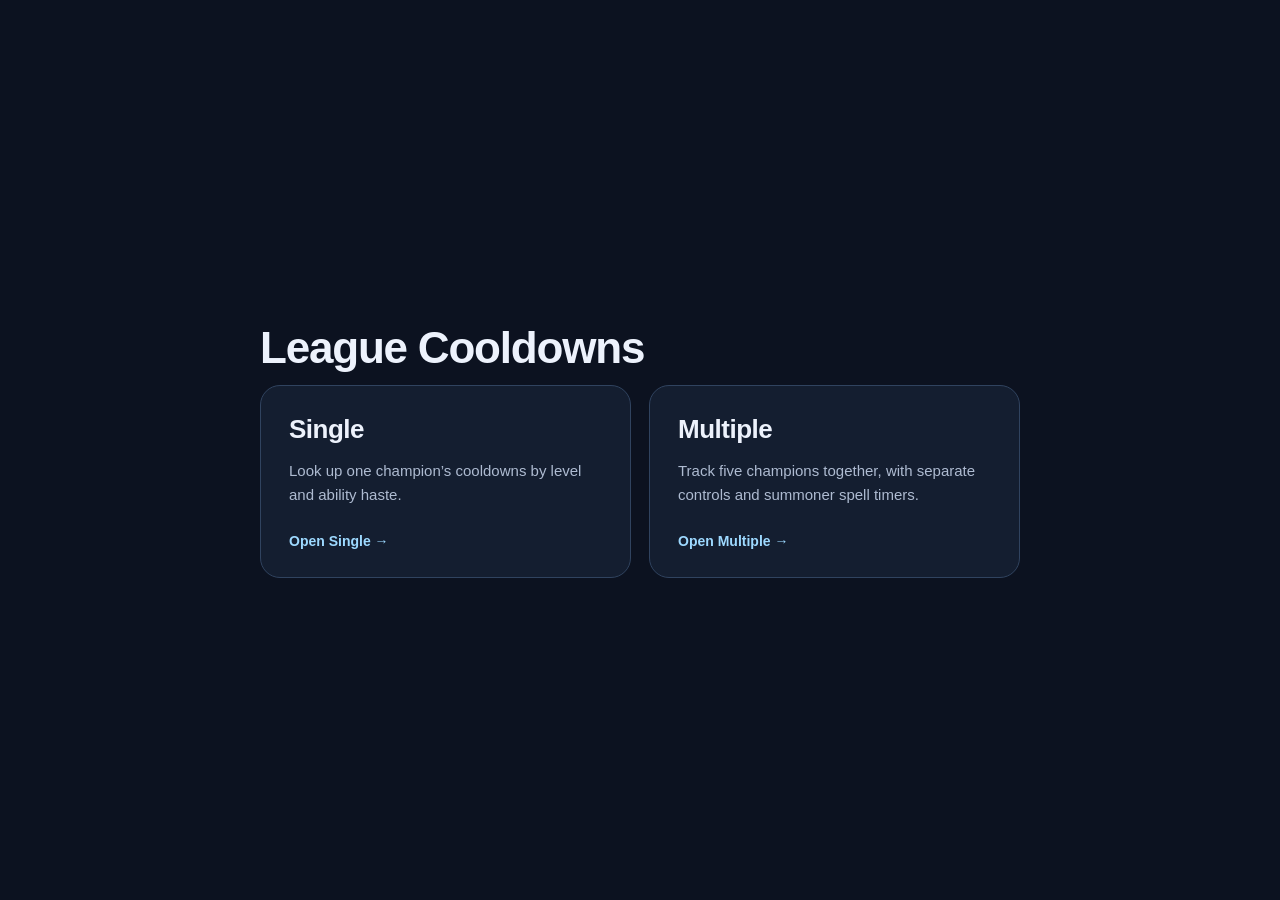
<file: index.html>
<!DOCTYPE html>
<html lang="en">
<head>
  <meta charset="UTF-8">
  <meta name="viewport" content="width=device-width, initial-scale=1">
  <title>League Cooldowns</title>

  <style>
    :root {
      color-scheme: dark;
      font-family: -apple-system, BlinkMacSystemFont, "Segoe UI", sans-serif;
      background: #0c1220;
      color: #edf2fc;
    }

    * {
      box-sizing: border-box;
    }

    body {
      margin: 0;
      min-height: 100vh;
      min-height: 100svh;
      display: grid;
      place-items: center;
      padding: 24px;
    }

    main {
      width: 100%;
      max-width: 760px;
    }

    h1 {
      margin: 0 0 12px;
      font-size: clamp(30px, 5vw, 44px);
      letter-spacing: -1.2px;
    }

    .intro {
      color: #aebbd1;
      line-height: 1.6;
      margin: 0 0 32px;
    }

    nav {
      display: grid;
      grid-template-columns: repeat(2, minmax(0, 1fr));
      gap: 18px;
    }

    .mode {
      display: flex;
      flex-direction: column;
      gap: 14px;
      padding: 28px;
      border: 1px solid #30435f;
      border-radius: 20px;
      background: #141e30;
      color: inherit;
      text-decoration: none;
    }

    .mode:focus-visible {
      outline: 3px solid #79c6ff;
      outline-offset: 5px;
    }

    .mode-title {
      font-size: 26px;
      font-weight: 650;
      letter-spacing: -0.5px;
    }

    .description {
      color: #aebbd1;
      line-height: 1.6;
      font-size: 15px;
    }

    .open {
      color: #9dd9ff;
      font-size: 14px;
      font-weight: 600;
      margin-top: auto;
      padding-top: 12px;
    }

    @media (hover: hover) {
      .mode:hover {
        background: #1c2b43;
        border-color: #79c6ff;
      }
    }

    @media (max-width: 520px) {
      nav {
        grid-template-columns: 1fr;
      }

      .mode {
        padding: 22px;
      }
    }
  </style>
</head>

<body>
  <main>
    <h1>League Cooldowns</h1>

    <nav aria-label="Calculator mode">
      <a class="mode" href="single.html">
        <span class="mode-title">Single</span>
        <span class="description">
          Look up one champion’s cooldowns by level and ability haste.
        </span>
        <span class="open">Open Single →</span>
      </a>

      <a class="mode" href="multiple.html">
        <span class="mode-title">Multiple</span>
        <span class="description">
          Track five champions together, with separate controls
          and summoner spell timers.
        </span>
        <span class="open">Open Multiple →</span>
      </a>
    </nav>
  </main>
</body>
</html>
</file>
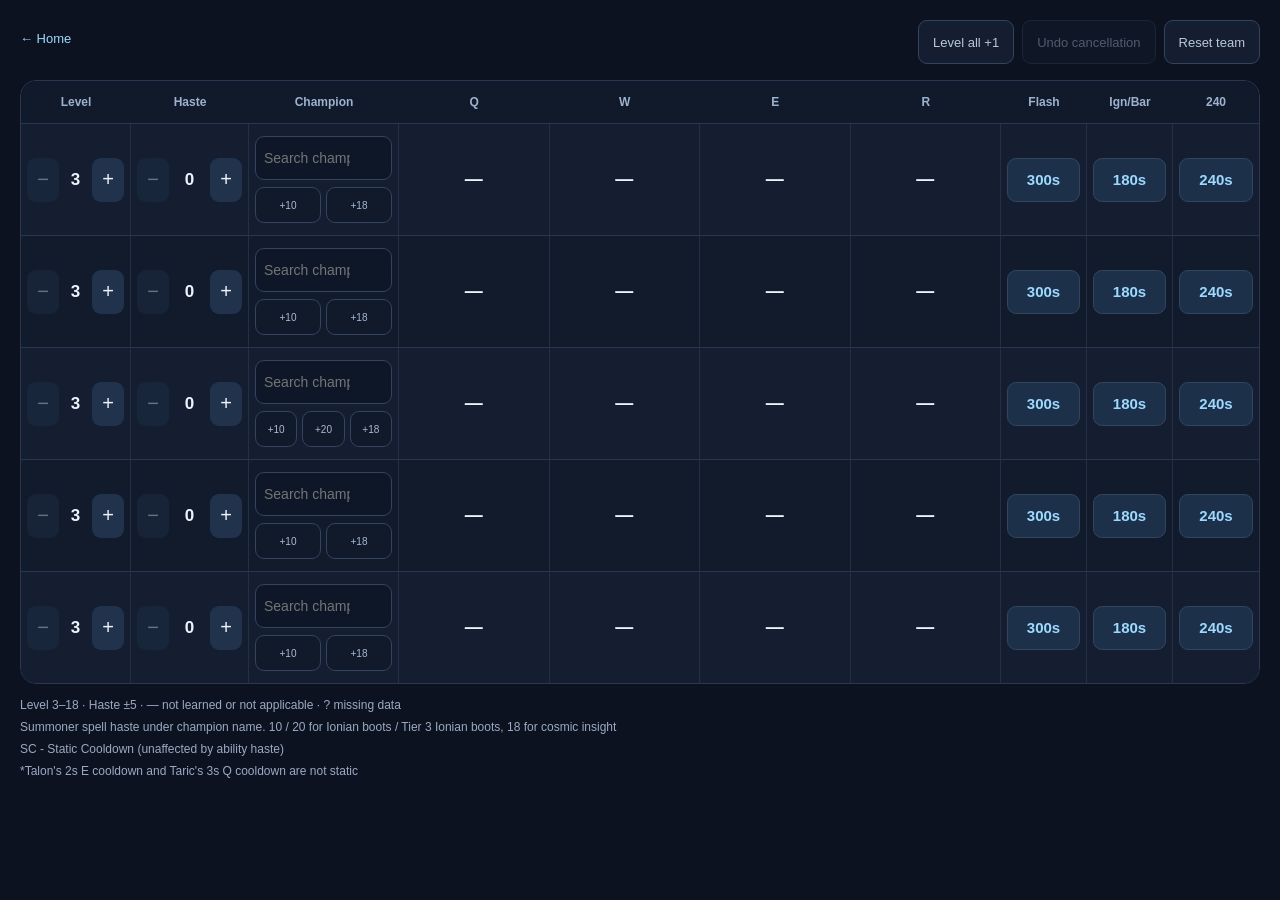
<file: multiple.html>
<!DOCTYPE html>
<html lang="en">
<head>
  <meta charset="UTF-8">
  <meta name="viewport" content="width=device-width, initial-scale=1">
  <title>Multiple Champion Cooldown Tracker</title>
  <link rel="stylesheet" href="multiple.css">
  <script src="multiple.js" defer></script>
</head>
<body>
  <main>
    <header class="toolbar">
      <div><a class="home-link" href="index.html">← Home</a></div>
      <div class="toolbar-actions" style="display: flex; flex-wrap: wrap; gap: 8px; justify-content: flex-end;">
        <button id="level-all" class="reset-button" type="button">Level all +1</button>
        <button id="undo-cancel" class="reset-button" type="button" disabled>Undo cancellation</button>
        <button id="reset-team" class="reset-button" type="button">Reset team</button>
      </div>
    </header>
    <p id="status" role="status">Loading champions…</p>
    <div class="table-scroll" tabindex="0" role="region" aria-label="Enemy team cooldowns; scroll sideways on narrow screens">
      <table>
        <thead><tr>
          <th scope="col">Level</th><th scope="col">Haste</th><th scope="col">Champion</th>
          <th scope="col">Q</th><th scope="col">W</th><th scope="col">E</th><th scope="col">R</th>
          <th scope="col">Flash</th><th scope="col">Ign/Bar</th><th scope="col">240</th>
        </tr></thead>
        <tbody id="team"></tbody>
      </table>
    </div>
    <datalist id="champion-options"></datalist>
    <p class="legend">Level 3–18 · Haste ±5 · — not learned or not applicable · ? missing data</p>
    <p class="legend">
      Summoner spell haste under champion name.
      10 / 20 for Ionian boots / Tier 3 Ionian boots,
      18 for cosmic insight
    </p>
    <p class="legend">SC - Static Cooldown (unaffected by ability haste)</p>
    <p class="legend">*Talon's 2s E cooldown and Taric's 3s Q cooldown are not static</p>
  </main>
</body>
</html>
</file>
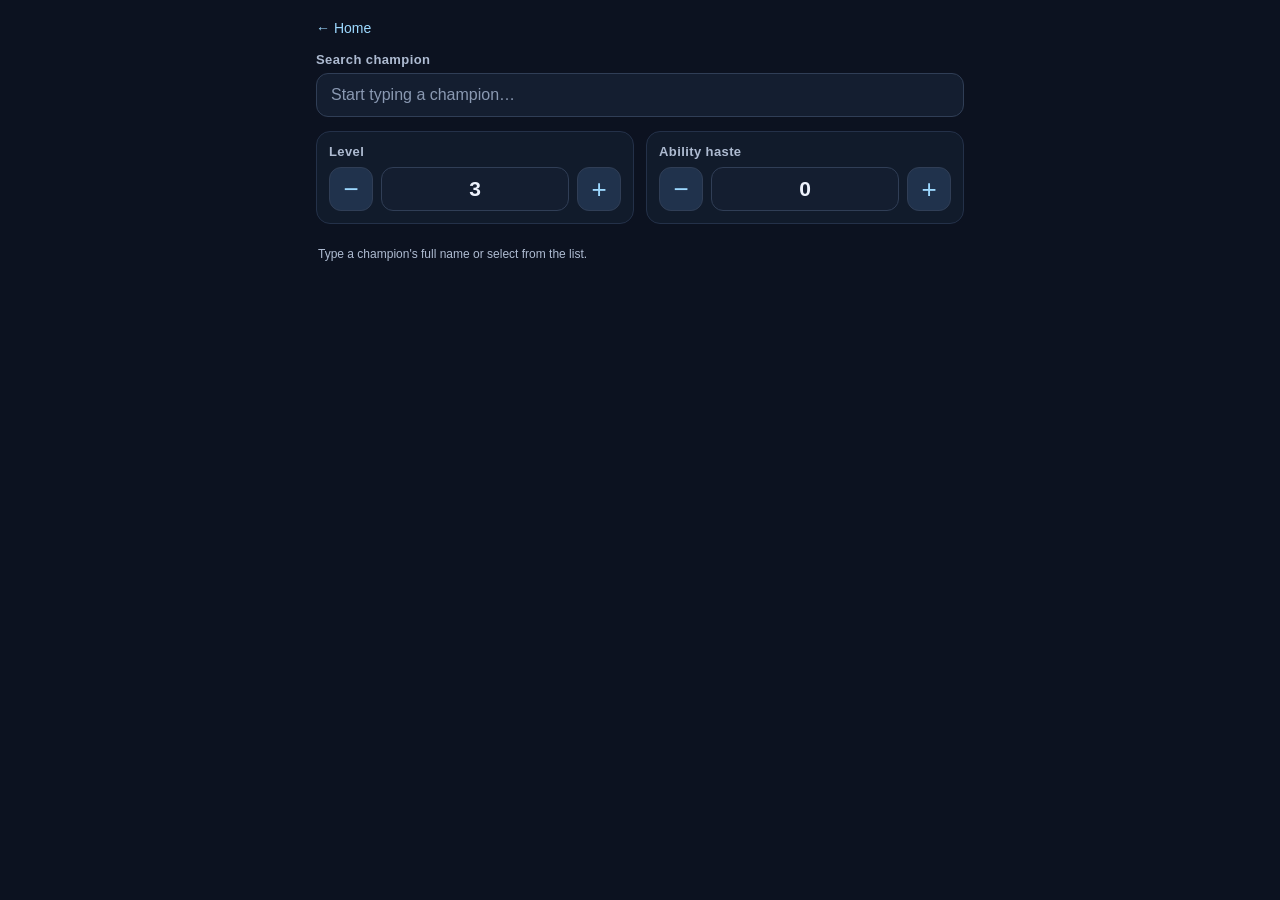
<file: single.html>
<!DOCTYPE html>
<html lang="en">
<head>
  <meta charset="UTF-8">
  <meta name="viewport" content="width=device-width, initial-scale=1">
  <title>League Cooldowns</title>
  <link rel="stylesheet" href="style.css">
  <script src="app.js" defer></script>
</head>
<body>
<a href="index.html" style="
  display: inline-block;
  margin-bottom: 16px;
  color: #9dd9ff;
  text-decoration: none;
  font-size: 14px;
">← Home</a>
  <p>
    <label for="champion">Search champion</label>
    <input
      id="champion"
      type="search"
      list="champion-options"
      placeholder="Start typing a champion…"
      autocomplete="off"
    >
    <datalist id="champion-options"></datalist>
  </p>

  <div>
    <label for="level">Level</label>
    <button type="button" id="level-minus" aria-label="Decrease level">−</button>
    <input id="level" type="number" min="3" max="18" value="3">
    <button type="button" id="level-plus" aria-label="Increase level">+</button>
  </div>

  <div>
    <label for="haste">Ability haste</label>
    <button type="button" id="haste-minus" aria-label="Decrease haste by 5">−</button>
    <input id="haste" type="number" min="0" value="0" step="any">
    <button type="button" id="haste-plus" aria-label="Increase haste by 5">+</button>
  </div>

  <p id="message" role="status">Loading champion data…</p>
  <div id="results"></div>
</body>
</html>
</file>
<file: multiple.css>
:root { color-scheme: dark; font-family: -apple-system, BlinkMacSystemFont, "Segoe UI", sans-serif; background: #0c1220; color: #edf2fc; }
* { box-sizing: border-box; }
body { margin: 0; padding: 20px; }
main { max-width: 1500px; margin: auto; }
.toolbar { display: flex; align-items: center; justify-content: space-between; gap: 16px; margin-bottom: 16px; }
h1 { font-size: 22px; letter-spacing: -.5px; margin: 0 0 4px; }
.toolbar p, .legend { color: #9aaac3; font-size: 12px; line-height: 1.5; margin: 4px 0; }
button, input { font: inherit; color: inherit; border: 1px solid #33445f; border-radius: 9px; min-height: 44px; }
button { cursor: pointer; touch-action: manipulation; background: #20324c; }
button:disabled, input:disabled { opacity: .4; cursor: default; }
button:active:not(:disabled) { background: #365478; }
button:focus-visible, input:focus-visible, .table-scroll:focus-visible { outline: 3px solid #79c6ff; outline-offset: 2px; }
.reset-button { padding: 8px 14px; color: #b9c8de; background: #141e30; font-size: 13px; }
#status { font-size: 13px; color: #f0c881; margin: 8px 0; }
#status:empty { display: none; }
.table-scroll { overflow-x: auto; border: 1px solid #293751; border-radius: 16px; margin-bottom: 12px; }
table { width: 100%; min-width: 960px; border-collapse: separate; border-spacing: 0; table-layout: fixed; }
th { color: #9eb1ce; font-size: 12px; font-weight: 600; text-align: center; padding: 14px 6px; background: #101a2b; border-bottom: 1px solid #293751; }
th:nth-child(1) { width: 110px; } th:nth-child(2) { width: 118px; } th:nth-child(3) { width: 150px; }
th:nth-child(n+8) { width: 86px; }
td { background: #141e30; padding: 12px 6px; text-align: center; vertical-align: middle; border-bottom: 1px solid #293751; border-right: 1px solid #223047; }
tr:last-child td { border-bottom: 0; } td:last-child { border-right: 0; }
tr:nth-child(even) td { background: #111b2c; }
.stepper { display: grid; grid-template-columns: 32px minmax(0, 1fr) 32px; align-items: center; gap: 3px; }
.stepper button { min-width: 0; font-size: 20px; border: 0; }
.stepper input { min-width: 0; width: 100%; padding: 0; text-align: center; border: 0; background: transparent; font-size: 17px; font-weight: 650; appearance: textfield; -moz-appearance: textfield; }
input::-webkit-inner-spin-button, input::-webkit-outer-spin-button { -webkit-appearance: none; margin: 0; }
.champion-search { width: 100%; min-width: 0; background: #0d1727; padding: 8px; font-size: 14px; }
.slot-label { display: block; font-size: 10px; color: #93a6c2; text-align: left; margin: 0 0 5px 2px; }
.ability-value { font-size: 18px; font-weight: 600; font-variant-numeric: tabular-nums; line-height: 1.35; }
.ability-entry + .ability-entry { margin-top: 5px; }
.ability-label { display: block; color: #9cafcb; font-size: 10px; line-height: 1.2; margin-bottom: 2px; }
.multi .ability-value { font-size: 15px; }
.timer { width: 100%; padding: 8px 2px; font-size: 15px; font-weight: 600; color: #9dd9ff; font-variant-numeric: tabular-nums; background: #1c304a; }
.timer.running { color: #ffe1a1; border-color: #846a3f; background: #3b3020; }
.timer.ready { color: #b8d9bc; }
@media (hover: hover) { button:hover:not(:disabled) { filter: brightness(1.15); } }
@media (max-height: 700px) { body { padding: 12px; } .toolbar { margin-bottom: 10px; } td { padding: 8px 5px; } th { padding: 10px 5px; } }
@media (max-width: 600px) { body { padding: 12px; } .toolbar p { max-width: 230px; } }

.home-link { display: inline-block; color: #9dd9ff; font-size: 13px; margin-bottom: 8px; text-decoration: none; padding: 4px 0; }
.home-link:focus-visible { outline: 3px solid #79c6ff; outline-offset: 3px; }

/* Per-enemy summoner spell haste switches */
.summoner-controls { display: flex; gap: 5px; margin-top: 7px; }
.summoner-toggle { flex: 1; min-width: 0; min-height: 36px; padding: 5px 2px; font-size: 10px; color: #aabbd2; background: #101a2b; border-color: #33445f; }
.summoner-toggle[aria-pressed="true"] { background: #214c60; border-color: #79c6ff; color: #e1f5ff; box-shadow: inset 0 -3px #79c6ff; }

/* Ability values stay visible above their independent timer buttons. */
.ability-entry .ability-value { display: block; font-size: 14px; color: #dce8fa; }
.ability-timer { display: block; width: 100%; min-height: 36px; margin-top: 4px; padding: 4px 2px; font-size: 12px; font-weight: 600; color: #9dd9ff; background: #1c304a; font-variant-numeric: tabular-nums; }
.ability-timer.running { color: #ffe1a1; border-color: #846a3f; background: #3b3020; }
.ability-timer.ready { color: #b8d9bc; border-color: #456a51; }
.multi .ability-entry + .ability-entry { margin-top: 8px; }

.ability-note {
  display: block;
  margin-bottom: 4px;
  color: #aebbd1;
  font-size: 11px;
  line-height: 1.3;
  font-weight: 500;
}
</file>
<file: style.css>
:root {
  color-scheme: dark;
  font-family: -apple-system, BlinkMacSystemFont, "Segoe UI", sans-serif;
  background: #0c1220;
  color: #edf2fc;
}

* {
  box-sizing: border-box;
}

body {
  max-width: 620px;
  margin: 0 auto;
  padding: 48px 24px;
  min-height: 100vh;
}

h1 {
  margin: 0 0 32px;
  font-size: clamp(28px, 6vw, 38px);
  font-weight: 700;
  letter-spacing: -1.2px;
}

label {
  display: block;
  margin-bottom: 10px;
  color: #aebbd1;
  font-size: 13px;
  font-weight: 600;
  letter-spacing: 0.4px;
}

body > p:has(#champion) {
  margin: 0 0 28px;
}

input,
button {
  min-height: 52px;
  border: 1px solid #303e56;
  border-radius: 12px;
  font: inherit;
  color: #edf2fc;
}

input {
  background: #141e30;
}

input[type="search"] {
  width: 100%;
  padding: 14px 16px;
  font-size: 16px;
}

input::placeholder {
  color: #8a99b2;
}

/* Level and haste controls */
body > div:not(#results) {
  display: grid;
  grid-template-columns: 52px minmax(0, 1fr) 52px;
  gap: 10px;
  padding: 18px;
  margin-bottom: 16px;
  background: #111b2b;
  border: 1px solid #243149;
  border-radius: 18px;
}

body > div:not(#results) > label {
  grid-column: 1 / -1;
  margin: 0 0 4px;
}

input[type="number"] {
  width: 100%;
  min-width: 0;
  text-align: center;
  font-size: 24px;
  font-weight: 600;
  appearance: textfield;
  -moz-appearance: textfield;
}

input[type="number"]::-webkit-inner-spin-button,
input[type="number"]::-webkit-outer-spin-button {
  -webkit-appearance: none;
  margin: 0;
}

button {
  display: grid;
  place-items: center;
  padding: 0;
  background: #20324c;
  color: #9dd9ff;
  font-size: 26px;
  cursor: pointer;
  touch-action: manipulation;
  transition: background 150ms ease, transform 150ms ease;
}

@media (hover: hover) {
  button:hover {
    background: #2b4568;
  }
}

button:active {
  transform: scale(0.95);
}

input:focus-visible,
button:focus-visible {
  outline: 3px solid #79c6ff;
  outline-offset: 3px;
}

/* Data status */
#message {
  margin: 22px 2px;
  color: #aebbd1;
  font-size: 13px;
  line-height: 1.6;
}

#message:empty {
  display: none;
}

/* Ability results */
#results {
  display: grid;
  gap: 12px;
  margin-top: 24px;
}

#results > p {
  margin: 0;
  padding: 20px;
  background: #141e30;
  border: 1px solid #293751;
  border-left: 3px solid #79c6ff;
  border-radius: 14px;
  font-size: 16px;
  line-height: 1.6;
  font-variant-numeric: tabular-nums;
  overflow-wrap: anywhere;
}

@media (max-width: 420px) {
  body {
    padding: 28px 16px;
  }

  h1 {
    margin-bottom: 26px;
  }

  #results > p {
    padding: 16px;
  }
}

@media (prefers-reduced-motion: reduce) {
  button {
    transition: none;
  }
}

/* Compact layout */
body {
  max-width: 680px;
  padding: 20px 16px;
}

body > p:has(#champion) {
  margin: 0 0 14px;
}

label {
  margin-bottom: 6px;
}

input,
button {
  min-height: 44px;
}

input[type="search"] {
  padding: 10px 14px;
}

body > div:not(#results) {
  grid-template-columns: 44px minmax(0, 1fr) 44px;
  gap: 8px;
  padding: 12px;
  margin-bottom: 10px;
  border-radius: 14px;
}

body > div:not(#results) > label {
  margin: 0;
}

input[type="number"] {
  font-size: 21px;
}

#message {
  margin: 12px 2px;
  font-size: 12px;
  line-height: 1.4;
}

#results {
  gap: 8px;
  margin-top: 12px;
}

#results > p {
  padding: 12px 16px;
  font-size: 15px;
  line-height: 1.4;
}

/* Put level and haste beside each other on wider screens */
@media (min-width: 540px) {
  body {
    display: grid;
    grid-template-columns: minmax(0, 1fr) minmax(0, 1fr);
    column-gap: 12px;
    align-content: start;
  }

  body > p:has(#champion),
  #message,
  #results {
    grid-column: 1 / -1;
  }
}

#results .form-group {
  min-width: 0;
}

#results .form-group h2 {
  margin: 0 0 8px;
  color: #aebbd1;
  font-size: 14px;
  font-weight: 600;
}

#results .form-group .ability-card {
  margin: 0 0 8px;
  padding: 12px 14px;
  background: #141e30;
  border: 1px solid #293751;
  border-left: 3px solid #79c6ff;
  border-radius: 14px;
  font-size: 15px;
  line-height: 1.4;
  font-variant-numeric: tabular-nums;
  overflow-wrap: anywhere;
}

@media (min-width: 540px) {
  #results.jayce-results {
    grid-template-columns: minmax(0, 1fr) minmax(0, 1fr);
    align-items: start;
  }

  #results.jayce-results > .ability-card {
    grid-column: 1 / -1;
  }
}
</file>
